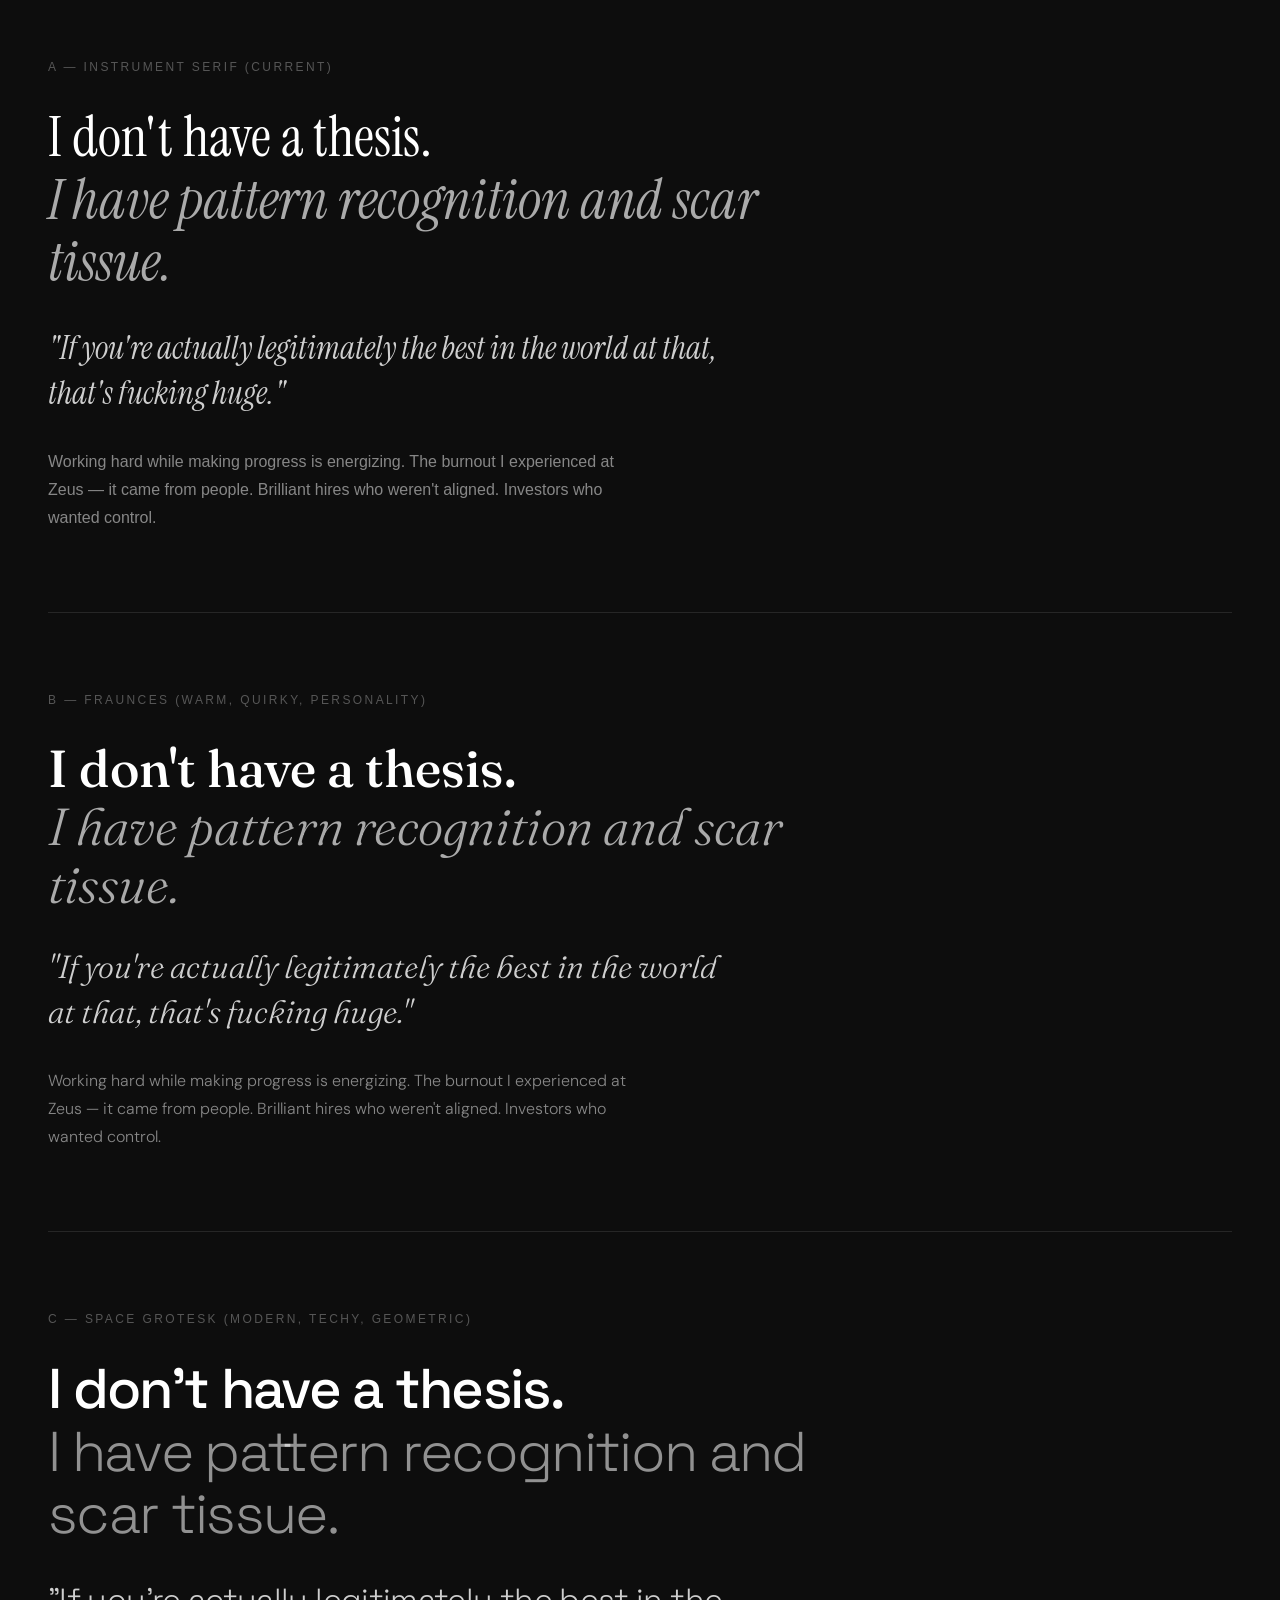
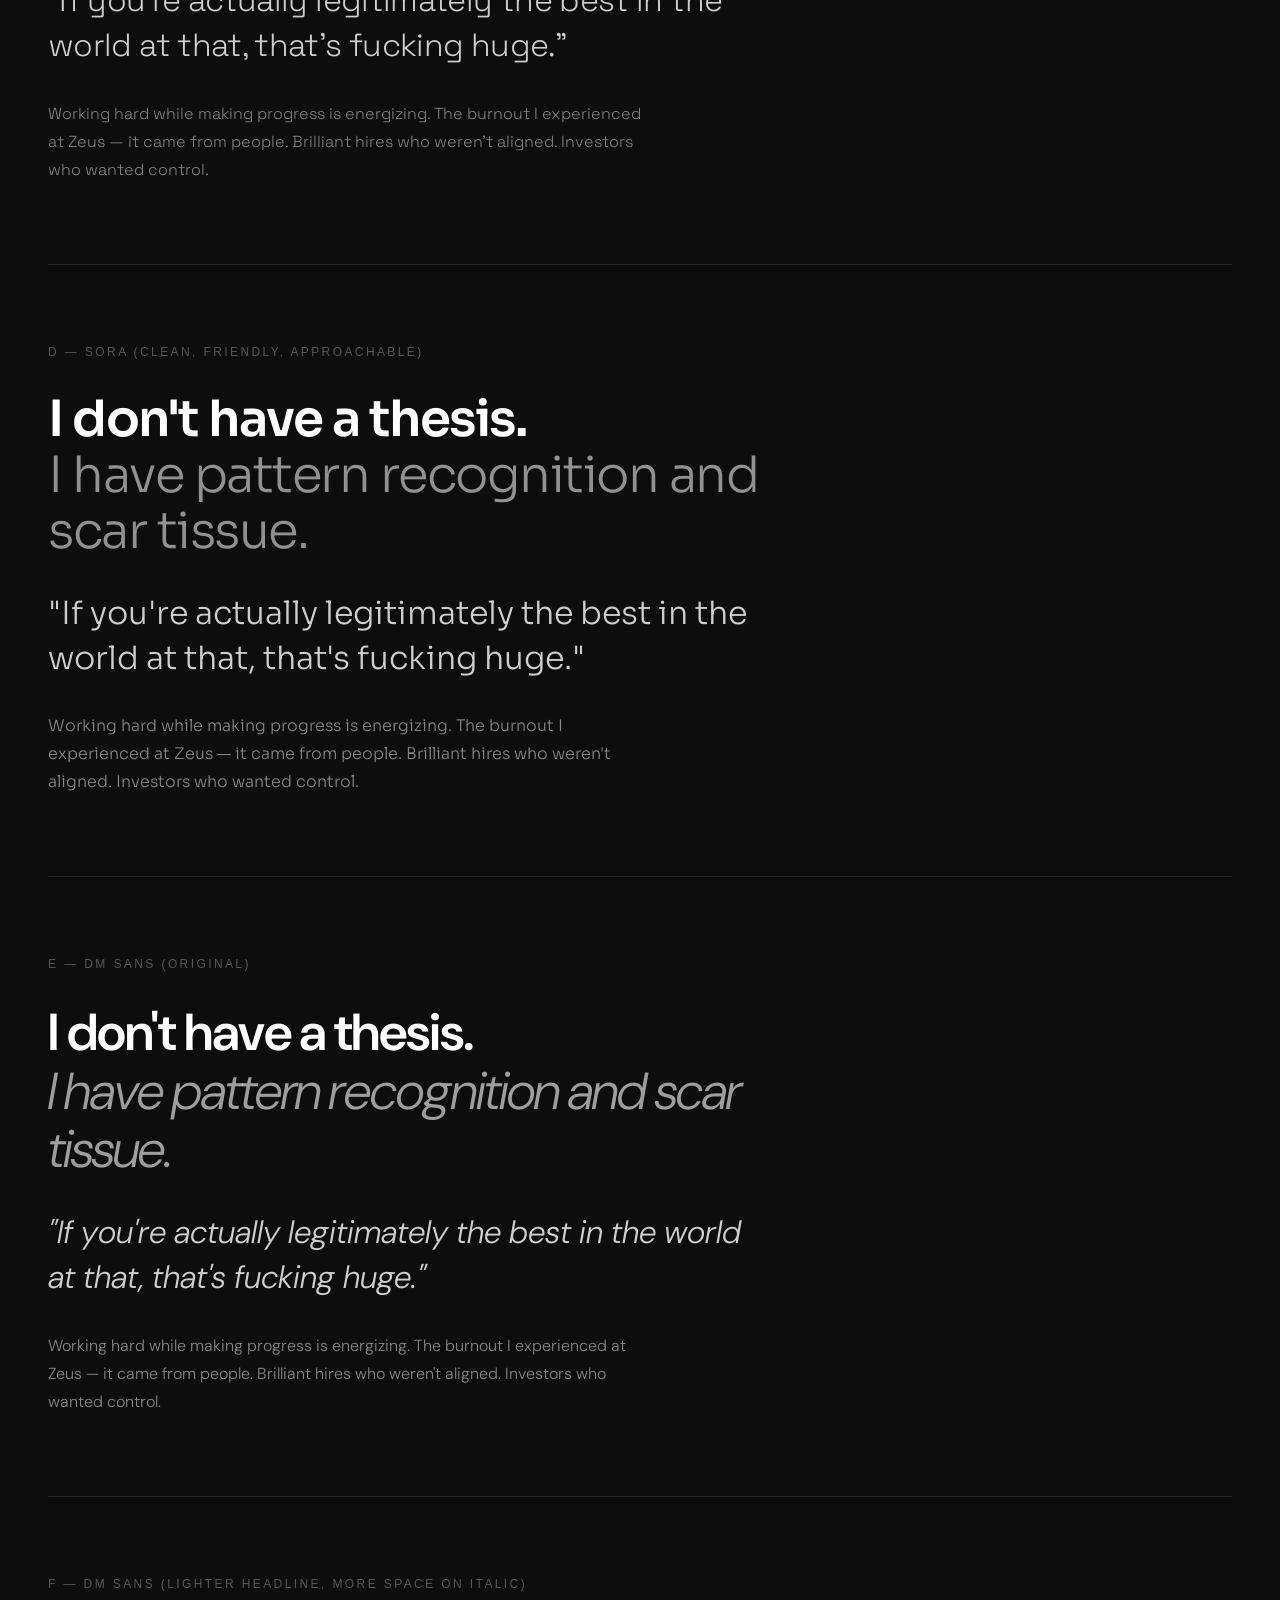
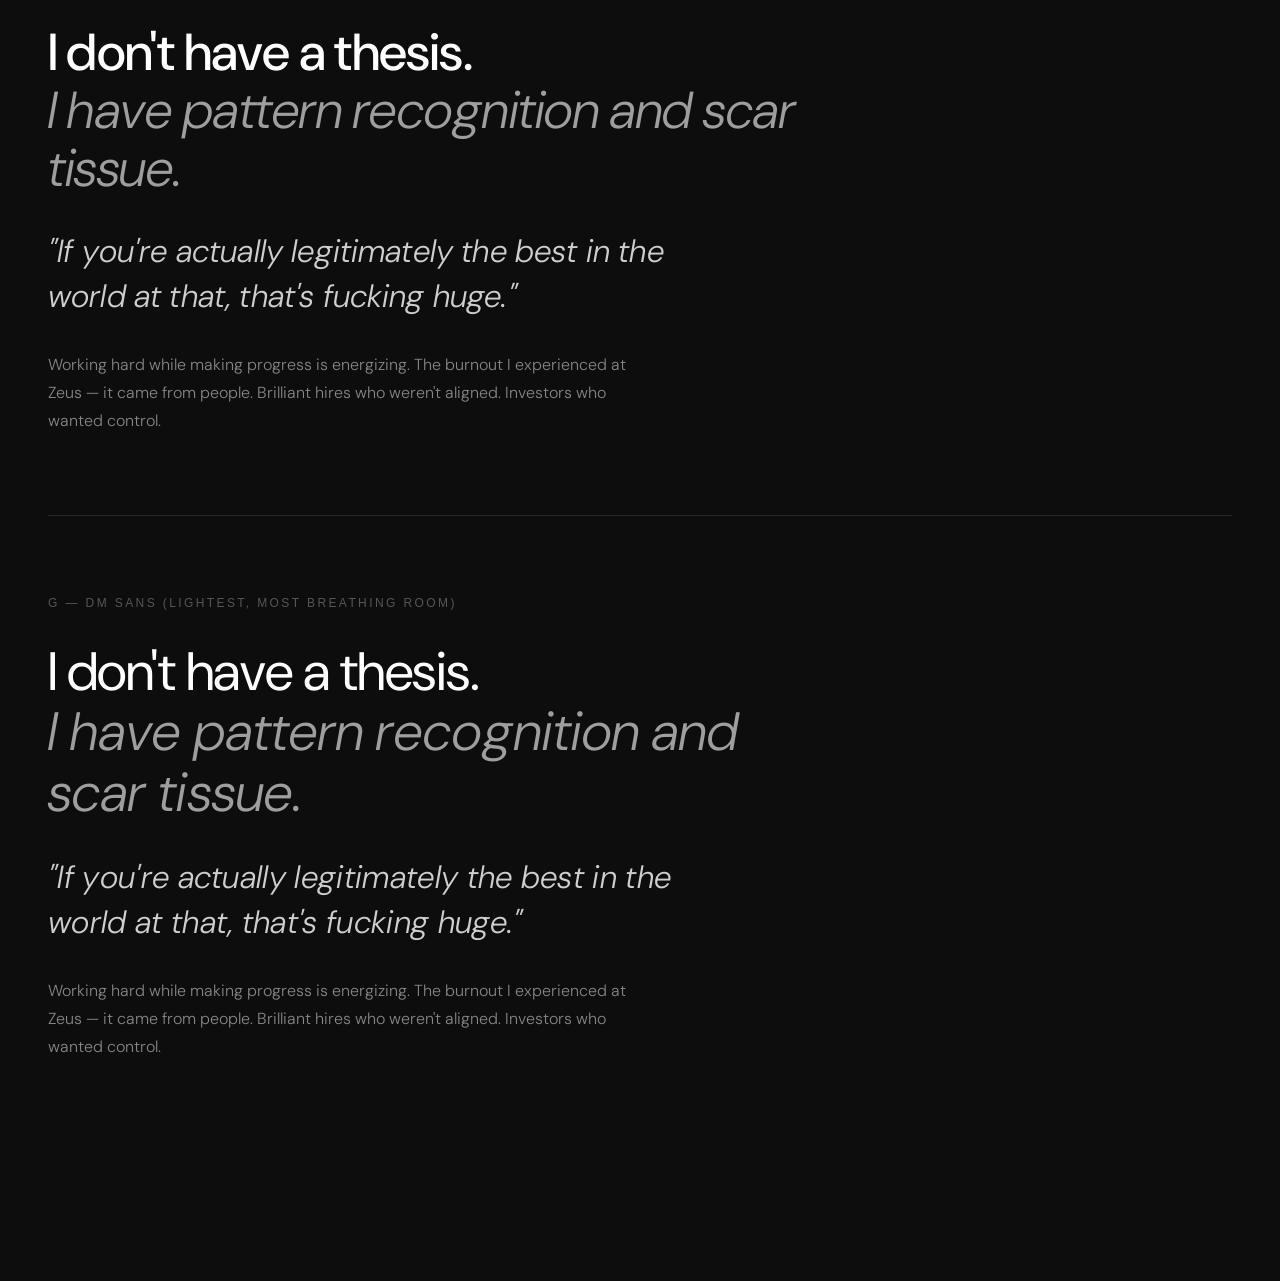
<file: font-test.html>
<!DOCTYPE html>
<html lang="en">
<head>
  <meta charset="utf-8">
  <title>Font Options — Kulveer Site</title>
  <meta content="width=device-width, initial-scale=1" name="viewport">
  <link href="https://fonts.googleapis.com/css2?family=Instrument+Serif:ital@0;1&family=Libre+Baskerville:ital,wght@0,400;0,700;1,400&family=Fraunces:ital,opsz,wght@0,9..144,300;0,9..144,500;1,9..144,300;1,9..144,500&family=DM+Sans:ital,opsz,wght@0,9..40,300;0,9..40,400;0,9..40,500;0,9..40,600;1,9..40,300;1,9..40,400&family=Space+Grotesk:wght@300;400;500;600&family=Sora:wght@300;400;500;600&family=General+Sans:wght@300;400;500;600&display=swap" rel="stylesheet">
  <style>
    * { margin: 0; padding: 0; box-sizing: border-box; }
    body { background: #0d0d0d; color: #fff; padding: 60px 48px; }
    .option {
      margin-bottom: 80px;
      padding-bottom: 80px;
      border-bottom: 1px solid rgba(255,255,255,0.1);
    }
    .option:last-child { border-bottom: none; }
    .label {
      font-family: 'Inter', sans-serif;
      font-size: 12px;
      letter-spacing: 0.2em;
      text-transform: uppercase;
      color: rgba(255,255,255,0.3);
      margin-bottom: 32px;
    }
    .headline {
      font-size: 56px;
      line-height: 1.12;
      margin-bottom: 32px;
      max-width: 800px;
    }
    .quote {
      font-size: 32px;
      line-height: 1.4;
      max-width: 700px;
      margin-bottom: 32px;
      color: rgba(255,255,255,0.8);
    }
    .body-text {
      font-size: 16px;
      line-height: 28px;
      color: rgba(255,255,255,0.5);
      max-width: 600px;
    }

    /* Option A — Current (Instrument Serif) */
    .opt-a .headline { font-family: 'Instrument Serif', serif; font-weight: 400; }
    .opt-a .headline em { font-style: italic; color: rgba(255,255,255,0.65); }
    .opt-a .quote { font-family: 'Instrument Serif', serif; font-style: italic; }
    .opt-a .body-text { font-family: 'Inter', sans-serif; font-weight: 300; }

    /* Option B — Fraunces (quirky, warm, has personality) */
    .opt-b .headline { font-family: 'Fraunces', serif; font-weight: 500; font-size: 52px; }
    .opt-b .headline em { font-style: italic; font-weight: 300; color: rgba(255,255,255,0.65); }
    .opt-b .quote { font-family: 'Fraunces', serif; font-style: italic; font-weight: 300; }
    .opt-b .body-text { font-family: 'DM Sans', sans-serif; font-weight: 300; }

    /* Option C — Space Grotesk (modern, techy, geometric) */
    .opt-c .headline { font-family: 'Space Grotesk', sans-serif; font-weight: 500; letter-spacing: -0.03em; }
    .opt-c .headline em { font-style: normal; font-weight: 300; color: rgba(255,255,255,0.55); }
    .opt-c .quote { font-family: 'Space Grotesk', sans-serif; font-weight: 300; letter-spacing: -0.02em; }
    .opt-c .body-text { font-family: 'Space Grotesk', sans-serif; font-weight: 300; }

    /* Option D — Sora (clean, friendly, approachable) */
    .opt-d .headline { font-family: 'Sora', sans-serif; font-weight: 600; letter-spacing: -0.03em; font-size: 50px; }
    .opt-d .headline em { font-style: normal; font-weight: 300; color: rgba(255,255,255,0.55); }
    .opt-d .quote { font-family: 'Sora', sans-serif; font-weight: 300; }
    .opt-d .body-text { font-family: 'Sora', sans-serif; font-weight: 300; }

    /* Option E — DM Sans (casual, versatile, warm) */
    .opt-e .headline { font-family: 'DM Sans', sans-serif; font-weight: 600; letter-spacing: -0.02em; font-size: 52px; }
    .opt-e .headline em { font-style: italic; font-weight: 300; color: rgba(255,255,255,0.6); }
    .opt-e .quote { font-family: 'DM Sans', sans-serif; font-style: italic; font-weight: 300; }
    .opt-e .body-text { font-family: 'DM Sans', sans-serif; font-weight: 300; }

    /* Option F — DM Sans tweaked: lighter headline, more letter spacing on italic */
    .opt-f .headline { font-family: 'DM Sans', sans-serif; font-weight: 500; letter-spacing: -0.015em; font-size: 52px; }
    .opt-f .headline em { font-style: italic; font-weight: 300; color: rgba(255,255,255,0.6); letter-spacing: 0.01em; }
    .opt-f .quote { font-family: 'DM Sans', sans-serif; font-style: italic; font-weight: 300; letter-spacing: 0.005em; }
    .opt-f .body-text { font-family: 'DM Sans', sans-serif; font-weight: 300; }

    /* Option G — DM Sans even lighter, more breathing room */
    .opt-g .headline { font-family: 'DM Sans', sans-serif; font-weight: 400; letter-spacing: -0.01em; font-size: 54px; }
    .opt-g .headline em { font-style: italic; font-weight: 300; color: rgba(255,255,255,0.6); letter-spacing: 0.02em; }
    .opt-g .quote { font-family: 'DM Sans', sans-serif; font-style: italic; font-weight: 300; letter-spacing: 0.01em; }
    .opt-g .body-text { font-family: 'DM Sans', sans-serif; font-weight: 300; }
  </style>
</head>
<body>

  <div class="option opt-a">
    <div class="label">A — Instrument Serif (current)</div>
    <div class="headline">I don't have a thesis.<br><em>I have pattern recognition and scar tissue.</em></div>
    <div class="quote">"If you're actually legitimately the best in the world at that, that's fucking huge."</div>
    <div class="body-text">Working hard while making progress is energizing. The burnout I experienced at Zeus — it came from people. Brilliant hires who weren't aligned. Investors who wanted control.</div>
  </div>

  <div class="option opt-b">
    <div class="label">B — Fraunces (warm, quirky, personality)</div>
    <div class="headline">I don't have a thesis.<br><em>I have pattern recognition and scar tissue.</em></div>
    <div class="quote">"If you're actually legitimately the best in the world at that, that's fucking huge."</div>
    <div class="body-text">Working hard while making progress is energizing. The burnout I experienced at Zeus — it came from people. Brilliant hires who weren't aligned. Investors who wanted control.</div>
  </div>

  <div class="option opt-c">
    <div class="label">C — Space Grotesk (modern, techy, geometric)</div>
    <div class="headline">I don't have a thesis.<br><em>I have pattern recognition and scar tissue.</em></div>
    <div class="quote">"If you're actually legitimately the best in the world at that, that's fucking huge."</div>
    <div class="body-text">Working hard while making progress is energizing. The burnout I experienced at Zeus — it came from people. Brilliant hires who weren't aligned. Investors who wanted control.</div>
  </div>

  <div class="option opt-d">
    <div class="label">D — Sora (clean, friendly, approachable)</div>
    <div class="headline">I don't have a thesis.<br><em>I have pattern recognition and scar tissue.</em></div>
    <div class="quote">"If you're actually legitimately the best in the world at that, that's fucking huge."</div>
    <div class="body-text">Working hard while making progress is energizing. The burnout I experienced at Zeus — it came from people. Brilliant hires who weren't aligned. Investors who wanted control.</div>
  </div>

  <div class="option opt-e">
    <div class="label">E — DM Sans (original)</div>
    <div class="headline">I don't have a thesis.<br><em>I have pattern recognition and scar tissue.</em></div>
    <div class="quote">"If you're actually legitimately the best in the world at that, that's fucking huge."</div>
    <div class="body-text">Working hard while making progress is energizing. The burnout I experienced at Zeus — it came from people. Brilliant hires who weren't aligned. Investors who wanted control.</div>
  </div>

  <div class="option opt-f">
    <div class="label">F — DM Sans (lighter headline, more space on italic)</div>
    <div class="headline">I don't have a thesis.<br><em>I have pattern recognition and scar tissue.</em></div>
    <div class="quote">"If you're actually legitimately the best in the world at that, that's fucking huge."</div>
    <div class="body-text">Working hard while making progress is energizing. The burnout I experienced at Zeus — it came from people. Brilliant hires who weren't aligned. Investors who wanted control.</div>
  </div>

  <div class="option opt-g">
    <div class="label">G — DM Sans (lightest, most breathing room)</div>
    <div class="headline">I don't have a thesis.<br><em>I have pattern recognition and scar tissue.</em></div>
    <div class="quote">"If you're actually legitimately the best in the world at that, that's fucking huge."</div>
    <div class="body-text">Working hard while making progress is energizing. The burnout I experienced at Zeus — it came from people. Brilliant hires who weren't aligned. Investors who wanted control.</div>
  </div>

</body>
</html>
</file>
